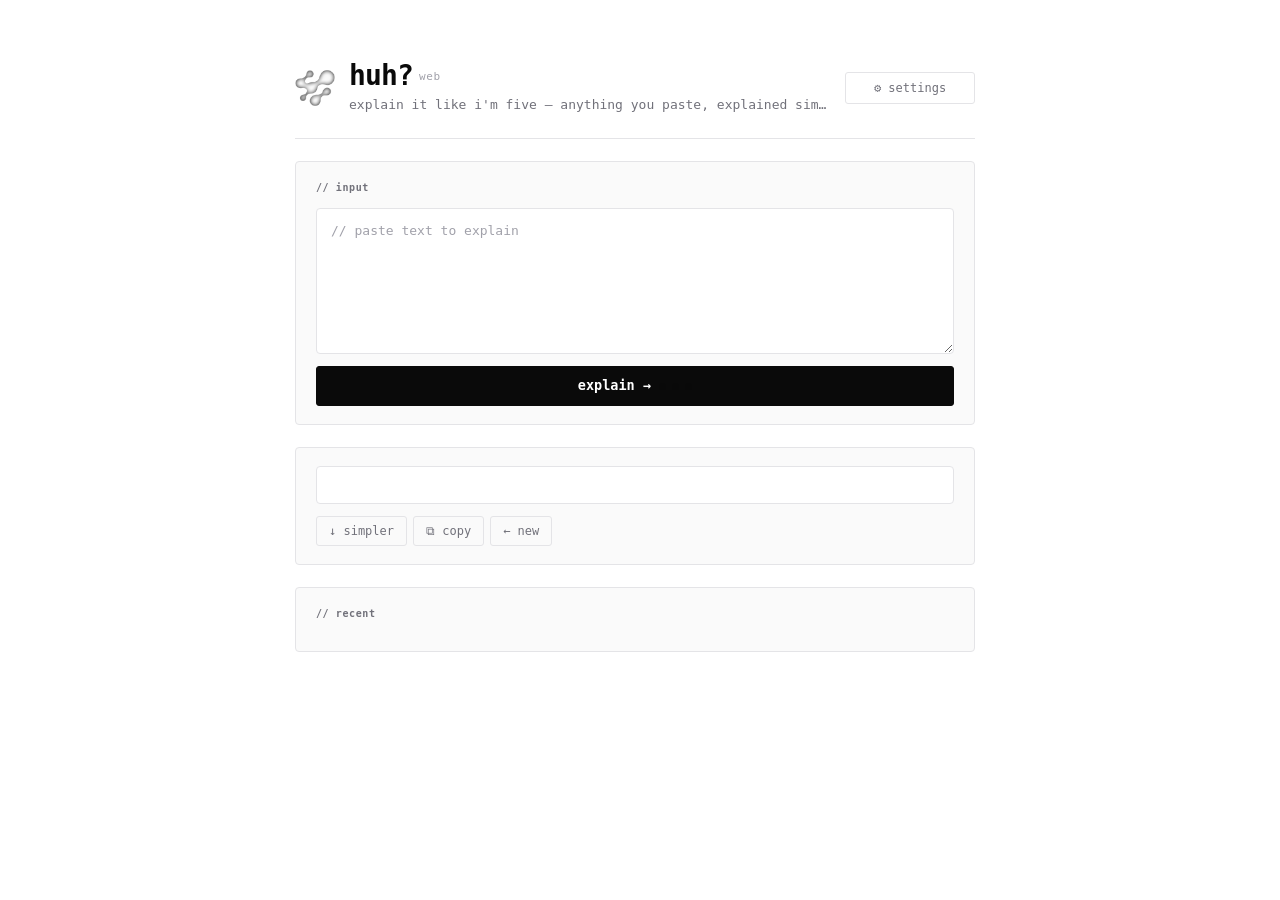
<file: index.html>
<!DOCTYPE html>
<html lang="en" data-surface="page">
<head>
  <meta charset="UTF-8" />
  <meta name="viewport" content="width=device-width, initial-scale=1" />
  <title>huh?</title>
  <meta name="description" content="Paste dense or confusing text — get it back explained simply, like you're five." />
  <link rel="icon" href="/icons/icon16.png" />
  <link rel="stylesheet" href="/src/shared/theme.css" />
  <link rel="stylesheet" href="/src/page/page.css" />
</head>
<body>
  <main class="container">
    <header>
      <div class="brand">
        <img class="logo logo-lg" src="/icons/logo.png" alt="" aria-hidden="true" />
        <div class="brand-text">
          <h1>huh?<span class="surface-tag">web</span></h1>
          <p class="subtitle">explain it like i'm five — anything you paste, explained simply</p>
        </div>
      </div>
      <div class="header-actions">
        <button id="openSettings" class="ghost nav-btn" type="button">⚙ settings</button>
      </div>
    </header>

    <section id="pasteSection" class="card">
      <div class="card-label">// input</div>
      <textarea id="pasteInput" rows="6" placeholder="// paste text to explain"></textarea>
      <button id="explainBtn" class="primary" type="button">
        <span class="btn-label">explain →</span>
        <span class="huh-loading" id="explainLoader" hidden><span></span><span></span><span></span></span>
      </button>
      <p id="inlineError" class="inline-error" hidden></p>
    </section>

    <section id="resultSection" class="card" hidden>
      <div id="result" class="result"></div>
      <div class="actions">
        <button id="simplerBtn" class="ghost" type="button">↓ simpler</button>
        <button id="copyBtn" class="ghost" type="button">⧉ copy</button>
        <button id="backBtn" class="ghost" type="button">← new</button>
        <span id="copyStatus" class="status" aria-live="polite"></span>
      </div>
    </section>

    <section id="historySection" class="card" hidden>
      <div class="section-label">// recent</div>
      <ul id="historyList" class="history"></ul>
    </section>
  </main>
  <script type="module" src="/app.js"></script>
</body>
</html>
</file>
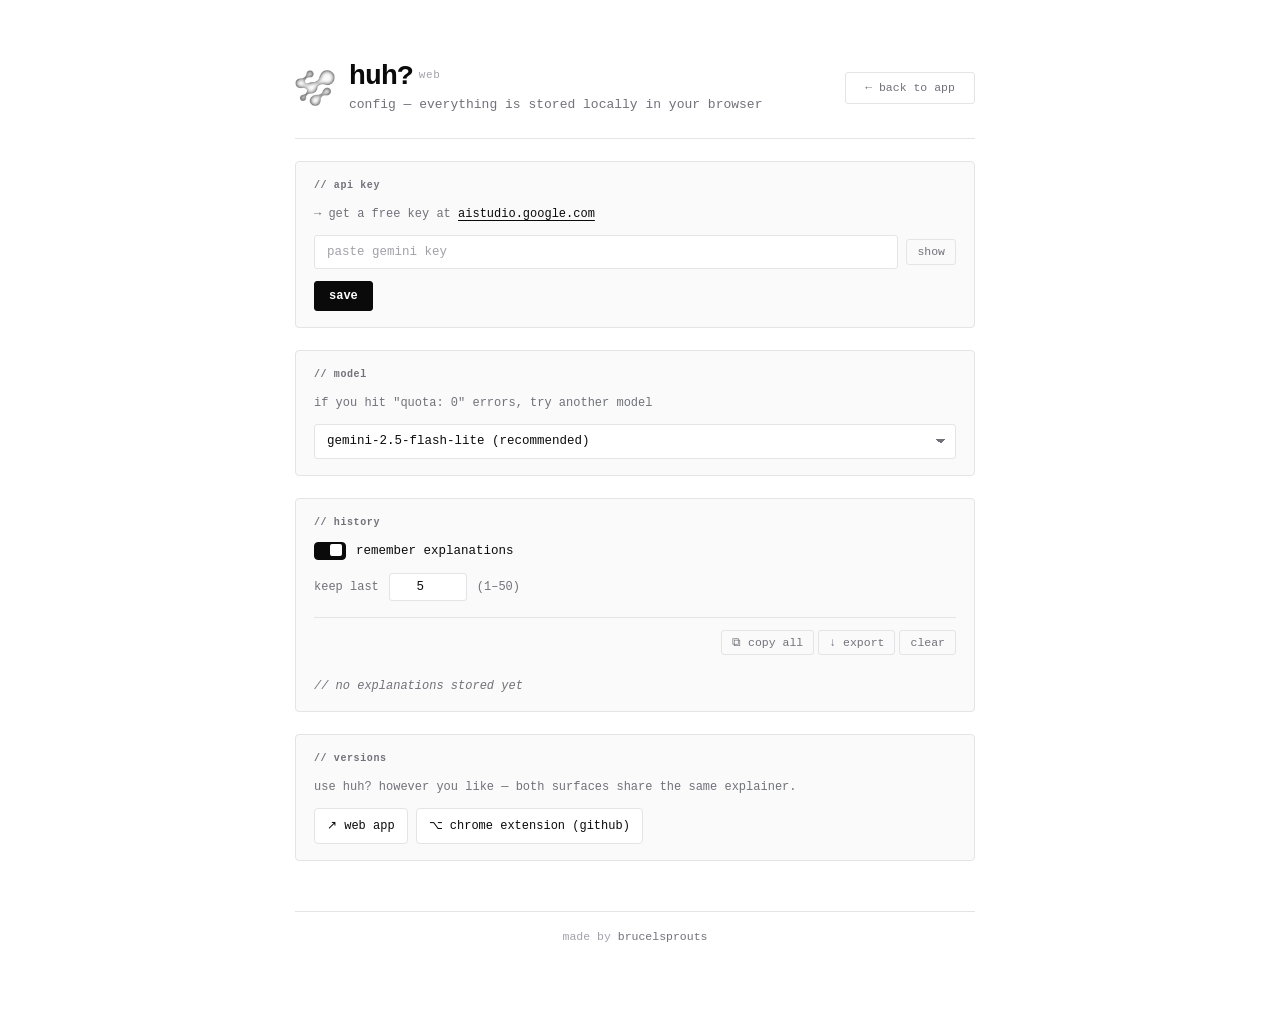
<file: settings.html>
<!DOCTYPE html>
<html lang="en">
<head>
  <meta charset="UTF-8" />
  <meta name="viewport" content="width=device-width, initial-scale=1" />
  <title>huh?</title>
  <link rel="icon" href="/icons/icon16.png" />
  <link rel="stylesheet" href="/src/shared/theme.css" />
  <link rel="stylesheet" href="/src/settings/settings.css" />
</head>
<body>
  <main class="container">
    <header>
      <div class="brand">
        <img class="logo logo-lg" src="/icons/logo.png" alt="" aria-hidden="true" />
        <div class="brand-text">
          <h1>huh?<span class="surface-tag">web</span></h1>
          <p class="subtitle">config &mdash; everything is stored locally in your browser</p>
        </div>
      </div>
      <div class="header-actions">
        <button id="openPage" class="ghost nav-btn" type="button">← back to app</button>
      </div>
    </header>

    <section class="card">
      <div class="card-label">// api key</div>
      <p class="hint">→ get a free key at <a href="https://aistudio.google.com/app/apikey">aistudio.google.com</a></p>
      <div class="row">
        <input id="apiKey" type="password" placeholder="paste gemini key" autocomplete="off" spellcheck="false" />
        <button id="toggleVisibility" type="button" class="ghost">show</button>
      </div>
      <div class="row">
        <button id="save" class="primary" type="button">save</button>
        <span id="status" class="status" aria-live="polite"></span>
      </div>
    </section>

    <section class="card">
      <div class="card-label">// model</div>
      <p class="hint">if you hit "quota: 0" errors, try another model</p>
      <select id="modelSelect" class="select"></select>
    </section>

    <section class="card">
      <div class="card-label">// history</div>
      <label class="switch">
        <input id="historyEnabled" type="checkbox" />
        <span class="switch-track"><span class="switch-thumb"></span></span>
        <span class="switch-label">remember explanations</span>
      </label>
      <div class="row inline-row">
        <label for="historyLimit" class="inline-label">keep last</label>
        <input id="historyLimit" type="number" min="1" max="50" step="1" class="number-input" />
        <span class="inline-label muted">(1&ndash;50)</span>
      </div>

      <div id="historyManager" class="history-manager" hidden>
        <div class="history-toolbar">
          <span class="history-count" id="historyCount"></span>
          <div class="history-toolbar-actions">
            <button id="copyAllHistory" type="button" class="ghost">⧉ copy all</button>
            <button id="exportHistory" type="button" class="ghost">↓ export</button>
            <button id="clearHistory" type="button" class="danger">clear</button>
          </div>
        </div>
        <ul id="historyList" class="history"></ul>
      </div>

      <p id="historyEmpty" class="hint history-empty" hidden>// no explanations stored yet</p>
    </section>

    <section class="card">
      <div class="card-label">// versions</div>
      <p class="hint">use huh? however you like — both surfaces share the same explainer.</p>
      <div class="link-row">
        <a class="link-btn" href="https://huh-extension.vercel.app/" target="_blank" rel="noopener">↗ web app</a>
        <a class="link-btn" href="https://github.com/brucelsprouts/huh-extension" target="_blank" rel="noopener">⌥ chrome extension (github)</a>
      </div>
    </section>

    <footer class="site-footer">
      made by <a href="https://github.com/brucelsprouts" target="_blank" rel="noopener">brucelsprouts</a>
    </footer>
  </main>
  <script type="module" src="/settings.js"></script>
</body>
</html>
</file>
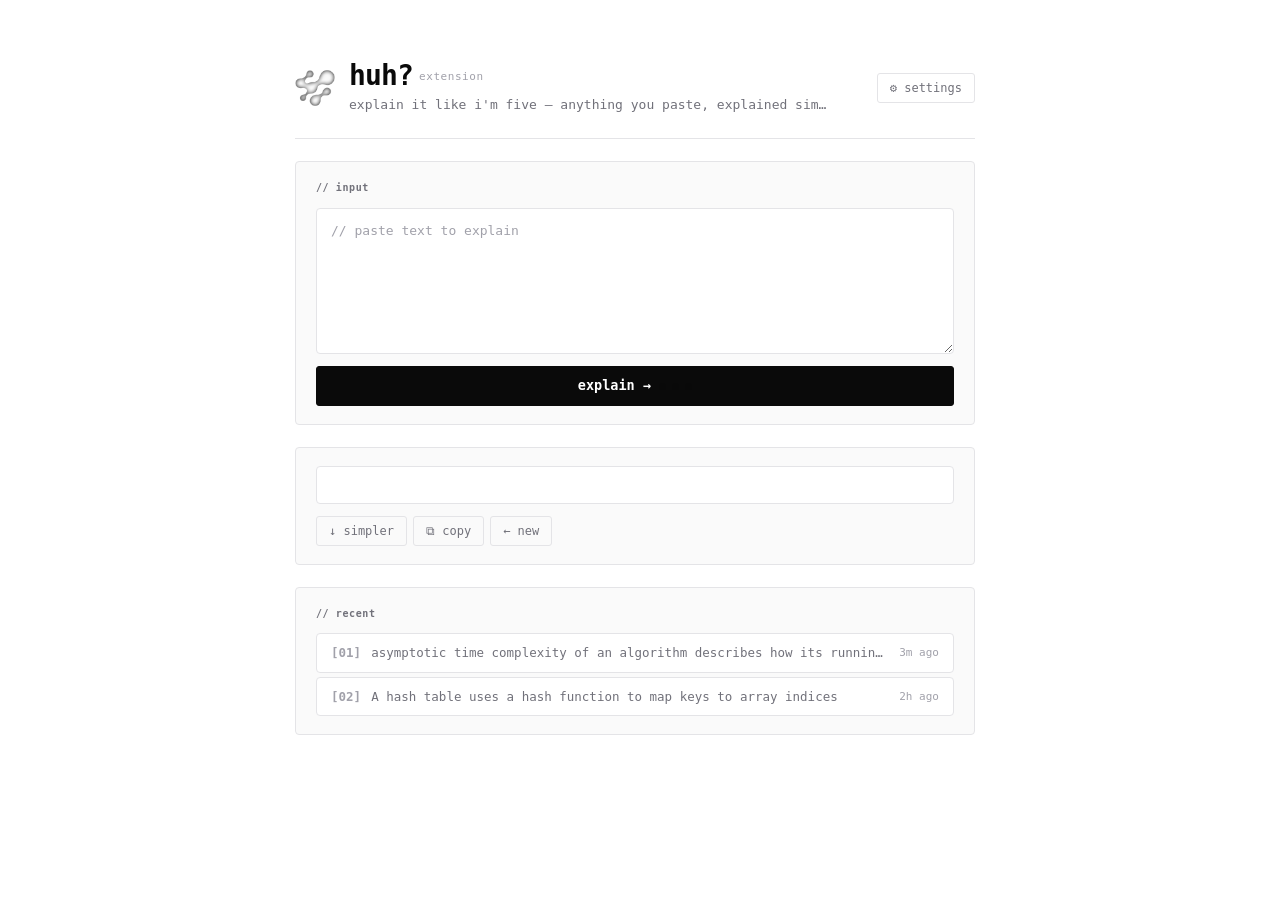
<file: src/page/page.html>
<!DOCTYPE html>
<html lang="en" data-surface="page">
<head>
  <meta charset="UTF-8" />
  <meta name="viewport" content="width=device-width, initial-scale=1" />
  <title>huh?</title>
  <link rel="icon" href="../../icons/icon16.png" />
  <link rel="stylesheet" href="../shared/theme.css" />
  <link rel="stylesheet" href="page.css" />
</head>
<body>
  <main class="container">
    <header>
      <div class="brand">
        <img class="logo logo-lg" src="../../icons/logo.png" alt="" aria-hidden="true" />
        <div class="brand-text">
          <h1>huh?<span class="surface-tag">extension</span></h1>
          <p class="subtitle">explain it like i'm five — anything you paste, explained simply</p>
        </div>
      </div>
      <div class="header-actions">
        <button id="openPage" class="ghost" type="button" hidden>↗ open</button>
        <button id="openSettings" class="ghost" type="button">⚙ settings</button>
      </div>
    </header>

    <section id="pasteSection" class="card">
      <div class="card-label">// input</div>
      <textarea id="pasteInput" rows="6" placeholder="// paste text to explain"></textarea>
      <button id="explainBtn" class="primary" type="button">
        <span class="btn-label">explain →</span>
        <span class="huh-loading" id="explainLoader" hidden><span></span><span></span><span></span></span>
      </button>
      <p id="inlineError" class="inline-error" hidden></p>
    </section>

    <section id="resultSection" class="card" hidden>
      <div id="result" class="result"></div>
      <div class="actions">
        <button id="simplerBtn" class="ghost" type="button">↓ simpler</button>
        <button id="copyBtn" class="ghost" type="button">⧉ copy</button>
        <button id="backBtn" class="ghost" type="button">← new</button>
        <span id="copyStatus" class="status" aria-live="polite"></span>
      </div>
    </section>

    <section id="historySection" class="card" hidden>
      <div class="section-label">// recent</div>
      <ul id="historyList" class="history"></ul>
    </section>
  </main>

  <script src="../dev/chrome-stub.js"></script>
  <script type="module" src="../popup/popup.js"></script>
</body>
</html>
</file>
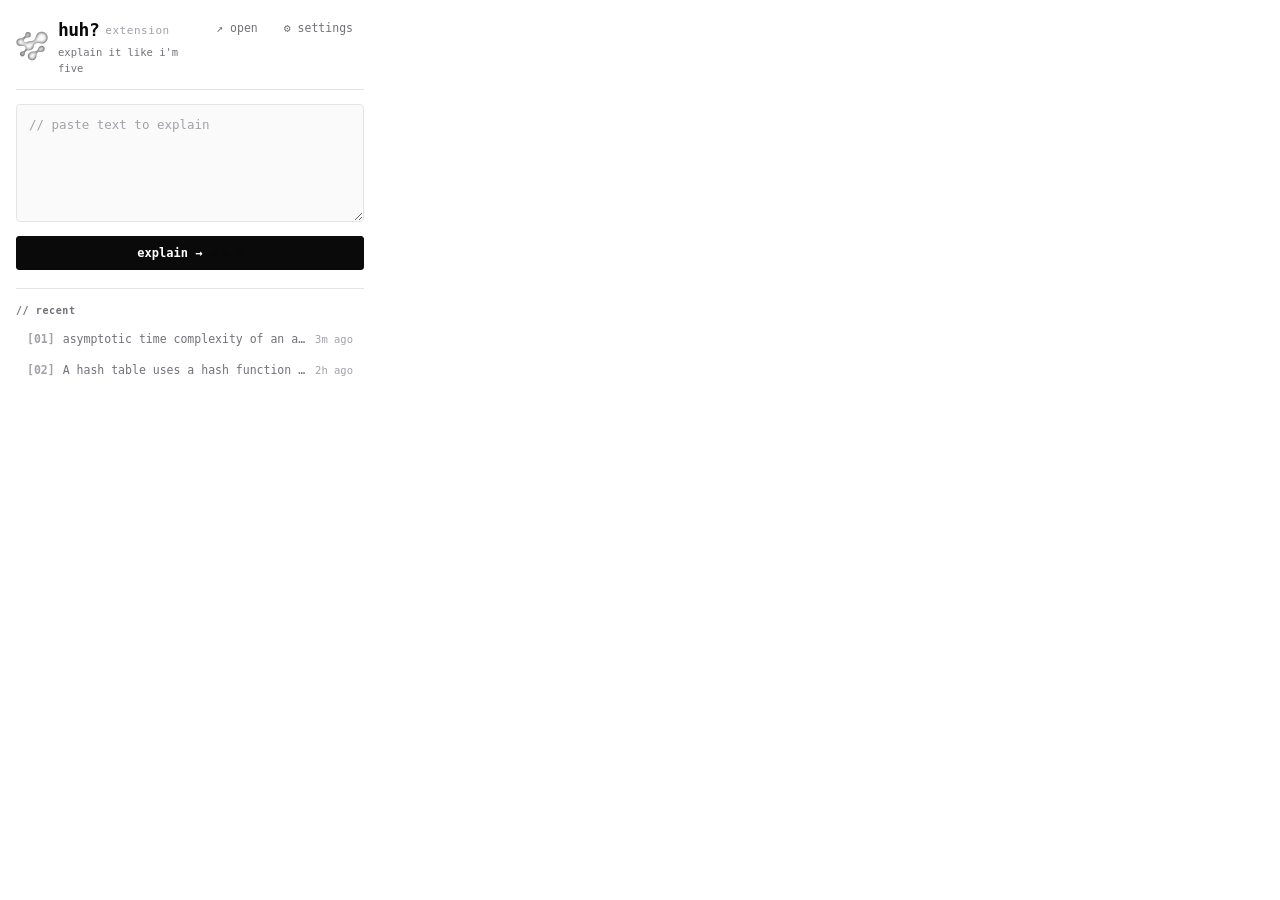
<file: src/popup/popup.html>
<!DOCTYPE html>
<html lang="en">
<head>
  <meta charset="UTF-8" />
  <title>huh?</title>
  <link rel="icon" href="../../icons/icon16.png" />
  <link rel="stylesheet" href="../shared/theme.css" />
  <link rel="stylesheet" href="popup.css" />
</head>
<body>
  <header>
    <div class="brand">
      <img class="logo" src="../../icons/logo.png" alt="" aria-hidden="true" />
      <div class="brand-text">
        <h1>huh?<span class="surface-tag">extension</span></h1>
        <p class="subtitle">explain it like i'm five</p>
      </div>
    </div>
    <div class="header-actions">
      <button id="openPage" class="ghost" type="button" title="open in tab">↗ open</button>
      <button id="openSettings" class="ghost" type="button">⚙ settings</button>
    </div>
  </header>

  <section id="pasteSection">
    <textarea id="pasteInput" rows="5" placeholder="// paste text to explain"></textarea>
    <button id="explainBtn" class="primary" type="button">
      <span class="btn-label">explain →</span>
      <span class="huh-loading" id="explainLoader" hidden><span></span><span></span><span></span></span>
    </button>
    <p id="inlineError" class="inline-error" hidden></p>
  </section>

  <section id="resultSection" hidden>
    <div id="result" class="result"></div>
    <div class="actions">
      <button id="simplerBtn" class="ghost" type="button">↓ simpler</button>
      <button id="copyBtn" class="ghost" type="button">⧉ copy</button>
      <button id="backBtn" class="ghost" type="button">← new</button>
      <span id="copyStatus" class="status" aria-live="polite"></span>
    </div>
  </section>

  <section id="historySection" hidden>
    <div class="section-label">// recent</div>
    <ul id="historyList" class="history"></ul>
  </section>

  <script src="../dev/chrome-stub.js"></script>
  <script type="module" src="popup.js"></script>
</body>
</html>
</file>
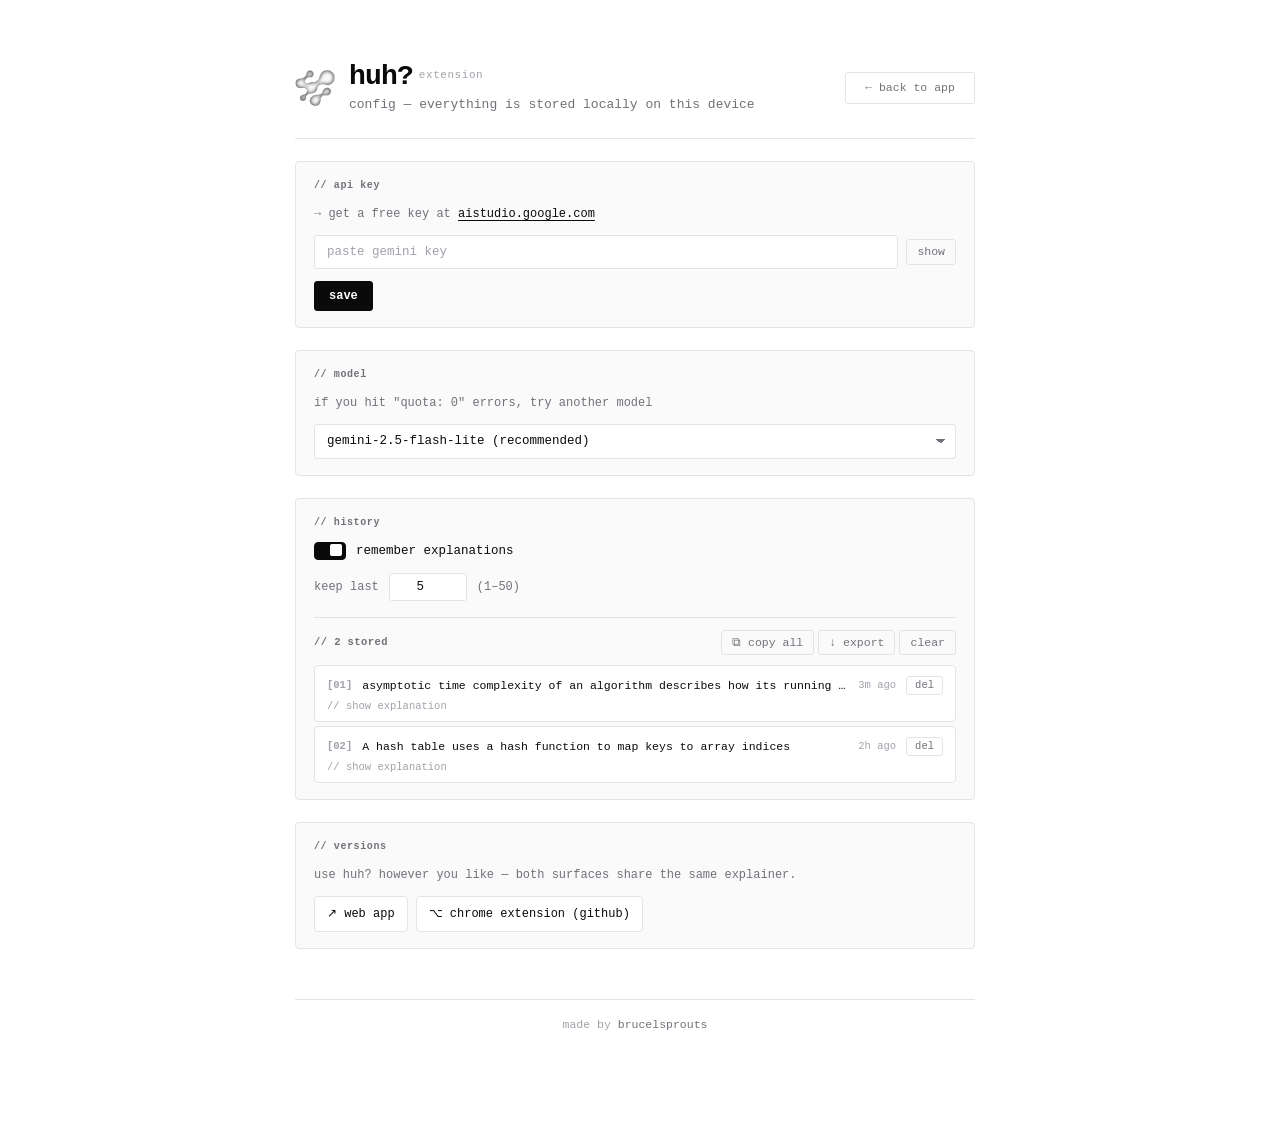
<file: src/settings/settings.html>
<!DOCTYPE html>
<html lang="en">
<head>
  <meta charset="UTF-8" />
  <title>huh?</title>
  <link rel="icon" href="../../icons/icon16.png" />
  <link rel="stylesheet" href="../shared/theme.css" />
  <link rel="stylesheet" href="settings.css" />
</head>
<body>
  <main class="container">
    <header>
      <div class="brand">
        <img class="logo logo-lg" src="../../icons/logo.png" alt="" aria-hidden="true" />
        <div class="brand-text">
          <h1>huh?<span class="surface-tag">extension</span></h1>
          <p class="subtitle">config &mdash; everything is stored locally on this device</p>
        </div>
      </div>
      <div class="header-actions">
        <button id="openPage" class="ghost nav-btn" type="button">← back to app</button>
      </div>
    </header>

    <section class="card">
      <div class="card-label">// api key</div>
      <p class="hint">→ get a free key at <a href="https://aistudio.google.com/app/apikey" target="_blank" rel="noopener">aistudio.google.com</a></p>
      <div class="row">
        <input id="apiKey" type="password" placeholder="paste gemini key" autocomplete="off" spellcheck="false" />
        <button id="toggleVisibility" type="button" class="ghost">show</button>
      </div>
      <div class="row">
        <button id="save" class="primary" type="button">save</button>
        <span id="status" class="status" aria-live="polite"></span>
      </div>
    </section>

    <section class="card">
      <div class="card-label">// model</div>
      <p class="hint">if you hit "quota: 0" errors, try another model</p>
      <select id="modelSelect" class="select"></select>
    </section>

    <section class="card">
      <div class="card-label">// history</div>
      <label class="switch">
        <input id="historyEnabled" type="checkbox" />
        <span class="switch-track"><span class="switch-thumb"></span></span>
        <span class="switch-label">remember explanations</span>
      </label>
      <div class="row inline-row">
        <label for="historyLimit" class="inline-label">keep last</label>
        <input id="historyLimit" type="number" min="1" max="50" step="1" class="number-input" />
        <span class="inline-label muted">(1&ndash;50)</span>
      </div>

      <div id="historyManager" class="history-manager" hidden>
        <div class="history-toolbar">
          <span class="history-count" id="historyCount"></span>
          <div class="history-toolbar-actions">
            <button id="copyAllHistory" type="button" class="ghost">⧉ copy all</button>
            <button id="exportHistory" type="button" class="ghost">↓ export</button>
            <button id="clearHistory" type="button" class="danger">clear</button>
          </div>
        </div>
        <ul id="historyList" class="history"></ul>
      </div>

      <p id="historyEmpty" class="hint history-empty" hidden>// no explanations stored yet</p>
    </section>

    <section class="card">
      <div class="card-label">// versions</div>
      <p class="hint">use huh? however you like — both surfaces share the same explainer.</p>
      <div class="link-row">
        <a class="link-btn" href="https://huh-extension.vercel.app/" target="_blank" rel="noopener">↗ web app</a>
        <a class="link-btn" href="https://github.com/brucelsprouts/huh-extension" target="_blank" rel="noopener">⌥ chrome extension (github)</a>
      </div>
    </section>

    <footer class="site-footer">
      made by <a href="https://github.com/brucelsprouts" target="_blank" rel="noopener">brucelsprouts</a>
    </footer>
  </main>
  <script src="../dev/chrome-stub.js"></script>
  <script type="module" src="settings.js"></script>
</body>
</html>
</file>
<file: src/shared/theme.css>
html { scrollbar-gutter: stable; overflow-y: scroll; }

@view-transition { navigation: auto; }

::view-transition-old(root),
::view-transition-new(root) {
  animation-duration: 180ms;
  animation-timing-function: ease;
}

@media (prefers-reduced-motion: reduce) {
  ::view-transition-old(root),
  ::view-transition-new(root) { animation: none; }
}

:root {
  --huh-bg: #ffffff;
  --huh-surface: #fafafa;
  --huh-surface-2: #f4f4f5;
  --huh-text: #0a0a0a;
  --huh-text-muted: #71717a;
  --huh-text-dim: #a1a1aa;
  --huh-border: #e4e4e7;
  --huh-border-strong: #d4d4d8;
  --huh-danger: #525252;
  --huh-radius: 4px;
  --huh-radius-sm: 3px;
  --huh-shadow: 0 1px 2px rgba(0,0,0,0.04);
  --huh-font-mono: ui-monospace, "JetBrains Mono", "Fira Code", "SF Mono", "Cascadia Code", Menlo, Consolas, monospace;
  --huh-font: var(--huh-font-mono);
}

@media (prefers-color-scheme: dark) {
  :root {
    --huh-bg: #0a0a0a;
    --huh-surface: #111111;
    --huh-surface-2: #18181b;
    --huh-text: #fafafa;
    --huh-text-muted: #a1a1aa;
    --huh-text-dim: #52525b;
    --huh-border: #27272a;
    --huh-border-strong: #3f3f46;
    --huh-danger: #a1a1aa;
    --huh-shadow: 0 1px 2px rgba(0,0,0,0.4);
  }
}

/* Custom scrollbars — rounded thumb on an invisible track */
* { scrollbar-width: thin; scrollbar-color: var(--huh-border-strong) transparent; }
::-webkit-scrollbar { width: 10px; height: 10px; background: transparent; }
::-webkit-scrollbar-track,
::-webkit-scrollbar-track-piece { background: transparent; border: 0; }
::-webkit-scrollbar-thumb {
  background: var(--huh-border-strong);
  border-radius: 999px;
  border: 3px solid transparent;
  background-clip: padding-box;
  min-height: 32px;
}
::-webkit-scrollbar-thumb:hover { background: var(--huh-text-muted); background-clip: padding-box; border: 3px solid transparent; }
::-webkit-scrollbar-corner,
::-webkit-scrollbar-button { background: transparent; display: none; }

/* Logo — image only, no frame */
.logo {
  width: 28px;
  height: 28px;
  object-fit: contain;
  display: inline-block;
  vertical-align: middle;
}
.logo-lg { width: 40px; height: 40px; }

/* Surface tag — small label next to h1 to disambiguate web vs extension */
.surface-tag {
  display: inline-block;
  margin-left: 6px;
  font-size: 11px;
  font-weight: 400;
  color: var(--huh-text-dim);
  vertical-align: middle;
  letter-spacing: 0.05em;
}

/* Equal-size header nav buttons (settings <-> app) */
.nav-btn {
  display: inline-flex;
  align-items: center;
  justify-content: center;
  min-width: 130px;
  height: 32px;
  padding: 0 14px;
  box-sizing: border-box;
  text-decoration: none;
  white-space: nowrap;
  cursor: pointer;
}

/* Loading dots — used during in-flight Gemini calls (web + extension) */
.huh-loading {
  display: inline-flex;
  gap: 6px;
  align-items: center;
}
.huh-loading span {
  width: 7px; height: 7px;
  border-radius: 50%;
  background: var(--huh-text);
  opacity: 0.3;
  animation: huh-blink 1.2s infinite;
}
.huh-loading span:nth-child(2) { animation-delay: 0.15s; }
.huh-loading span:nth-child(3) { animation-delay: 0.3s; }
@keyframes huh-blink {
  0%, 100% { opacity: 0.2; transform: scale(0.9); }
  40% { opacity: 1; transform: scale(1.05); }
}
@media (prefers-reduced-motion: reduce) {
  .huh-loading span { animation: none; opacity: 0.6; }
}

/* Settings footer watermark */
.site-footer {
  margin-top: 28px;
  padding: 16px 0 8px;
  text-align: center;
  font-size: 11.5px;
  color: var(--huh-text-dim);
  border-top: 1px solid var(--huh-border);
}
.site-footer a {
  color: var(--huh-text-muted);
  text-decoration: none;
}
.site-footer a:hover { color: var(--huh-text); }

/* Inline links list of buttons (GitHub / Web) */
.link-row { display: flex; gap: 8px; flex-wrap: wrap; }
.link-btn {
  display: inline-flex;
  align-items: center;
  gap: 6px;
  padding: 8px 12px;
  border: 1px solid var(--huh-border);
  border-radius: var(--huh-radius);
  background: var(--huh-bg);
  color: var(--huh-text);
  font-family: var(--huh-font-mono);
  font-size: 12px;
  text-decoration: none;
  cursor: pointer;
  transition: background 0.12s ease, border-color 0.12s ease;
}
.link-btn:hover { background: var(--huh-surface-2); border-color: var(--huh-border-strong); }

/* Inline error shown under the input/explain button */
.inline-error {
  margin: 12px 0 0;
  padding: 10px 12px;
  font-size: 12.5px;
  line-height: 1.5;
  color: var(--huh-text);
  border: 1px solid var(--huh-border);
  border-left: 2px solid var(--huh-text);
  border-radius: var(--huh-radius);
  background: var(--huh-bg);
  white-space: pre-wrap;
}
.inline-error::before { content: "[!] "; font-weight: 700; }
.inline-error-actions { margin-top: 8px; display: flex; gap: 6px; }
</file>
<file: src/page/page.css>
html, body { background: var(--huh-bg); }
body {
  margin: 0;
  font-family: var(--huh-font-mono);
  color: var(--huh-text);
  font-size: 14px;
  line-height: 1.55;
  padding: 56px 24px 80px;
  min-height: 100vh;
  box-sizing: border-box;
}

.container {
  max-width: 680px;
  margin: 0 auto;
  display: flex;
  flex-direction: column;
  gap: 22px;
}

header {
  display: flex;
  align-items: center;
  justify-content: space-between;
  gap: 16px;
  padding-bottom: 18px;
  border-bottom: 1px solid var(--huh-border);
}
.brand { display: flex; align-items: center; gap: 14px; }
.brand-text { display: flex; flex-direction: column; }
h1 {
  margin: 0;
  font-size: 28px;
  font-weight: 700;
  letter-spacing: -0.03em;
  line-height: 1.05;
}
.subtitle {
  margin: 4px 0 0;
  font-size: 13px;
  color: var(--huh-text-muted);
  font-weight: 400;
  white-space: nowrap;
  overflow: hidden;
  text-overflow: ellipsis;
  max-width: 480px;
}
header { min-height: 64px; }
.header-actions { display: flex; gap: 6px; flex-shrink: 0; }

.card {
  border: 1px solid var(--huh-border);
  border-radius: var(--huh-radius);
  background: var(--huh-surface);
  padding: 18px 20px;
  display: flex;
  flex-direction: column;
  gap: 12px;
}

.card-label {
  font-size: 10px;
  color: var(--huh-text-muted);
  font-weight: 600;
  letter-spacing: 0.06em;
}

textarea {
  width: 100%;
  box-sizing: border-box;
  padding: 12px 14px;
  border: 1px solid var(--huh-border);
  border-radius: var(--huh-radius);
  background: var(--huh-bg);
  color: var(--huh-text);
  font-family: var(--huh-font-mono);
  font-size: 13px;
  line-height: 1.55;
  resize: vertical;
  min-height: 140px;
  transition: border-color 0.12s ease;
}
textarea::placeholder { color: var(--huh-text-dim); }
textarea:focus { outline: none; border-color: var(--huh-text); }

button {
  font-family: var(--huh-font-mono);
  font-size: 13px;
  font-weight: 500;
  border-radius: var(--huh-radius-sm);
  padding: 9px 14px;
  border: 1px solid var(--huh-border);
  background: var(--huh-bg);
  color: var(--huh-text);
  cursor: pointer;
  line-height: 1;
  transition: border-color 0.12s ease, color 0.12s ease, background 0.12s ease;
}
button:hover { border-color: var(--huh-border-strong); }
button:disabled { opacity: 0.35; cursor: not-allowed; }

button.primary {
  background: var(--huh-text);
  color: var(--huh-bg);
  border-color: var(--huh-text);
  width: 100%;
  padding: 12px 14px;
  font-weight: 600;
  font-size: 13.5px;
}
button.primary:hover { opacity: 0.85; }

button.ghost {
  background: transparent;
  border-color: var(--huh-border);
  color: var(--huh-text-muted);
  padding: 8px 12px;
  font-size: 12px;
}
button.ghost:hover {
  color: var(--huh-text);
  border-color: var(--huh-border-strong);
}

.actions {
  display: flex;
  gap: 6px;
  align-items: center;
  flex-wrap: wrap;
}

.result {
  border: 1px solid var(--huh-border);
  border-radius: var(--huh-radius);
  background: var(--huh-bg);
  padding: 18px 22px;
  font-family: ui-sans-serif, system-ui, -apple-system, "Segoe UI", Roboto, sans-serif;
  font-size: 15px;
  line-height: 1.65;
  white-space: pre-wrap;
}

.loading {
  display: flex;
  gap: 8px;
  justify-content: center;
  padding: 36px 0;
}
.loading span {
  width: 8px; height: 8px; border-radius: 50%;
  background: var(--huh-text);
  opacity: 0.35;
  animation: huh-blink 1.4s infinite;
}
.loading span:nth-child(2) { animation-delay: 0.2s; }
.loading span:nth-child(3) { animation-delay: 0.4s; }
@keyframes huh-blink {
  0%, 100% { opacity: 0.2; }
  40%      { opacity: 1; }
}

.error {
  color: var(--huh-text);
  font-size: 13.5px;
  margin: 0;
  line-height: 1.6;
  padding: 12px 14px;
  border: 1px solid var(--huh-border);
  border-left: 2px solid var(--huh-text);
  border-radius: var(--huh-radius);
  background: var(--huh-bg);
}
.error::before { content: "[!] error → "; font-weight: 700; }

.error-details { margin-top: 6px; font-size: 12px; }
.error-details summary {
  cursor: pointer;
  color: var(--huh-text-muted);
  font-family: var(--huh-font-mono);
  padding: 4px 0;
  user-select: none;
}
.error-details summary:hover { color: var(--huh-text); }
.error-details pre {
  margin: 4px 0 0;
  padding: 12px 14px;
  font-family: var(--huh-font-mono);
  font-size: 11.5px;
  line-height: 1.5;
  color: var(--huh-text-muted);
  background: var(--huh-surface-2);
  border: 1px solid var(--huh-border);
  border-radius: var(--huh-radius);
  white-space: pre-wrap;
  word-break: break-word;
  max-height: 220px;
  overflow: auto;
}

.status { color: var(--huh-text); font-size: 12px; margin-left: auto; font-weight: 500; }

.section-label {
  font-size: 10px;
  color: var(--huh-text-muted);
  font-weight: 600;
  letter-spacing: 0.06em;
}

.history {
  list-style: none;
  padding: 0;
  margin: 0;
  display: flex;
  flex-direction: column;
  gap: 4px;
  counter-reset: huh-history;
}
.history li {
  counter-increment: huh-history;
}
.history li button {
  width: 100%;
  text-align: left;
  background: var(--huh-bg);
  border: 1px solid var(--huh-border);
  padding: 10px 14px;
  border-radius: var(--huh-radius);
  font-family: var(--huh-font-mono);
  font-size: 12.5px;
  color: var(--huh-text-muted);
  cursor: pointer;
  display: flex;
  align-items: center;
  gap: 10px;
  line-height: 1.4;
  white-space: nowrap;
  overflow: hidden;
}
.history li button::before {
  content: "[" counter(huh-history, decimal-leading-zero) "]";
  color: var(--huh-text-dim);
  flex-shrink: 0;
  font-weight: 600;
}
.history li button .preview { overflow: hidden; text-overflow: ellipsis; flex: 1; }
.history li button .ts { color: var(--huh-text-dim); font-size: 11px; flex-shrink: 0; }
.history li button:hover {
  color: var(--huh-text);
  border-color: var(--huh-border-strong);
}
</file>
<file: src/settings/settings.css>
html, body { background: var(--huh-bg); }
body {
  color: var(--huh-text);
  font-family: var(--huh-font-mono);
  margin: 0;
  padding: 56px 24px 80px;
  font-size: 13px;
  line-height: 1.5;
  min-height: 100vh;
  box-sizing: border-box;
}

.container {
  max-width: 680px;
  margin: 0 auto;
  display: flex;
  flex-direction: column;
  gap: 22px;
}

header {
  display: flex;
  align-items: center;
  justify-content: space-between;
  gap: 16px;
  padding-bottom: 18px;
  border-bottom: 1px solid var(--huh-border);
}
.brand { display: flex; align-items: center; gap: 14px; }
.brand-text { display: flex; flex-direction: column; }
h1 {
  margin: 0;
  font-size: 28px;
  font-weight: 700;
  letter-spacing: -0.03em;
  line-height: 1.05;
}
.subtitle {
  margin: 4px 0 0;
  font-size: 13px;
  color: var(--huh-text-muted);
  font-weight: 400;
  white-space: nowrap;
  overflow: hidden;
  text-overflow: ellipsis;
  max-width: 480px;
}
header { min-height: 64px; }
.header-actions { display: flex; gap: 6px; flex-shrink: 0; }

.card {
  border: 1px solid var(--huh-border);
  border-radius: var(--huh-radius);
  background: var(--huh-surface);
  padding: 16px 18px;
  display: flex;
  flex-direction: column;
  gap: 12px;
}

.card-label {
  font-size: 10px;
  color: var(--huh-text-muted);
  font-weight: 600;
  letter-spacing: 0.06em;
}

.hint { margin: 0; color: var(--huh-text-muted); font-size: 12px; line-height: 1.5; }
.hint a {
  color: var(--huh-text);
  text-decoration: underline;
  text-underline-offset: 3px;
}
.hint a:hover { text-decoration: none; }
.muted { color: var(--huh-text-dim); }

.row { display: flex; gap: 8px; align-items: center; }
.inline-row { gap: 10px; }
.inline-label { font-size: 12px; color: var(--huh-text-muted); }

input[type="password"], input[type="text"] {
  flex: 1;
  padding: 9px 12px;
  border-radius: var(--huh-radius-sm);
  border: 1px solid var(--huh-border);
  background: var(--huh-bg);
  color: var(--huh-text);
  font-family: var(--huh-font-mono);
  font-size: 12.5px;
  transition: border-color 0.12s ease;
}
input[type="password"]::placeholder, input[type="text"]::placeholder { color: var(--huh-text-dim); }
input[type="password"]:focus, input[type="text"]:focus, .number-input:focus {
  outline: none;
  border-color: var(--huh-text);
}

.number-input {
  width: 60px;
  padding: 6px 8px;
  border-radius: var(--huh-radius-sm);
  border: 1px solid var(--huh-border);
  background: var(--huh-bg);
  color: var(--huh-text);
  font-family: var(--huh-font-mono);
  font-size: 12.5px;
  text-align: center;
  transition: border-color 0.12s ease;
}

.select {
  width: 100%;
  padding: 9px 12px;
  border-radius: var(--huh-radius-sm);
  border: 1px solid var(--huh-border);
  background: var(--huh-bg);
  color: var(--huh-text);
  font-family: var(--huh-font-mono);
  font-size: 12.5px;
  cursor: pointer;
  transition: border-color 0.12s ease;
  appearance: none;
  -webkit-appearance: none;
  background-image: linear-gradient(45deg, transparent 50%, var(--huh-text-muted) 50%),
                    linear-gradient(135deg, var(--huh-text-muted) 50%, transparent 50%);
  background-position: calc(100% - 14px) 50%, calc(100% - 9px) 50%;
  background-size: 5px 5px, 5px 5px;
  background-repeat: no-repeat;
  padding-right: 32px;
}
.select:focus { outline: none; border-color: var(--huh-text); }

button {
  font-family: var(--huh-font-mono);
  font-size: 12px;
  font-weight: 500;
  border-radius: var(--huh-radius-sm);
  padding: 8px 14px;
  border: 1px solid var(--huh-border);
  background: var(--huh-bg);
  color: var(--huh-text);
  cursor: pointer;
  line-height: 1;
  transition: border-color 0.12s ease, color 0.12s ease, background 0.12s ease;
}
button:hover { border-color: var(--huh-border-strong); }

button.primary {
  background: var(--huh-text);
  color: var(--huh-bg);
  border-color: var(--huh-text);
  font-weight: 600;
}
button.primary:hover { opacity: 0.85; border-color: var(--huh-text); }

button.ghost {
  background: transparent;
  border-color: var(--huh-border);
  color: var(--huh-text-muted);
  padding: 6px 10px;
  font-size: 11.5px;
}
button.ghost:hover { color: var(--huh-text); border-color: var(--huh-border-strong); }

button.danger {
  color: var(--huh-text-muted);
  border-color: var(--huh-border);
  background: transparent;
  padding: 6px 10px;
  font-size: 11.5px;
}
button.danger:hover { color: var(--huh-text); border-color: var(--huh-text); }

.switch {
  display: flex;
  gap: 10px;
  align-items: center;
  cursor: pointer;
  user-select: none;
  font-size: 12.5px;
}
.switch input { position: absolute; opacity: 0; pointer-events: none; }
.switch-track {
  position: relative;
  width: 30px;
  height: 16px;
  background: var(--huh-bg);
  border-radius: var(--huh-radius);
  flex-shrink: 0;
  transition: background 0.15s ease, border-color 0.15s ease;
  border: 1px solid var(--huh-border-strong);
}
.switch-thumb {
  position: absolute;
  top: 1px;
  left: 1px;
  width: 12px;
  height: 12px;
  background: var(--huh-text-muted);
  border-radius: 2px;
  transition: transform 0.15s ease, background 0.15s ease;
}
.switch input:checked ~ .switch-track {
  background: var(--huh-text);
  border-color: var(--huh-text);
}
.switch input:checked ~ .switch-track .switch-thumb {
  transform: translateX(14px);
  background: var(--huh-bg);
}
.switch-label { color: var(--huh-text); }

.status {
  color: var(--huh-text);
  font-size: 11px;
  font-weight: 500;
}

/* History manager */
.history-manager {
  margin-top: 4px;
  border-top: 1px solid var(--huh-border);
  padding-top: 12px;
  display: flex;
  flex-direction: column;
  gap: 10px;
}
.history-toolbar {
  display: flex;
  justify-content: space-between;
  align-items: center;
  gap: 8px;
}
.history-count {
  font-size: 10.5px;
  color: var(--huh-text-muted);
  font-weight: 600;
  letter-spacing: 0.04em;
}
.history-toolbar-actions { display: flex; gap: 4px; }

.history {
  list-style: none;
  padding: 0;
  margin: 0;
  display: flex;
  flex-direction: column;
  gap: 4px;
  counter-reset: huh-history;
}
.history li {
  counter-increment: huh-history;
  border: 1px solid var(--huh-border);
  border-radius: var(--huh-radius);
  padding: 10px 12px;
  display: flex;
  flex-direction: column;
  gap: 6px;
  background: var(--huh-bg);
}
.history-row {
  display: flex;
  align-items: center;
  gap: 10px;
}
.history-row .index {
  font-family: var(--huh-font-mono);
  font-size: 10.5px;
  color: var(--huh-text-dim);
  font-weight: 600;
  flex-shrink: 0;
}
.history-row .index::before { content: "[" counter(huh-history, decimal-leading-zero) "]"; }
.history-row .preview {
  flex: 1;
  font-family: var(--huh-font-mono);
  font-size: 11.5px;
  color: var(--huh-text);
  overflow: hidden;
  text-overflow: ellipsis;
  white-space: nowrap;
}
.history-row .ts {
  font-family: var(--huh-font-mono);
  font-size: 10.5px;
  color: var(--huh-text-dim);
  flex-shrink: 0;
}
.history-row .del {
  flex-shrink: 0;
  background: transparent;
  border: 1px solid var(--huh-border);
  color: var(--huh-text-muted);
  padding: 3px 8px;
  font-size: 10.5px;
  border-radius: var(--huh-radius-sm);
  cursor: pointer;
  font-family: var(--huh-font-mono);
  transition: color 0.12s ease, border-color 0.12s ease;
}
.history-row .del:hover {
  color: var(--huh-text);
  border-color: var(--huh-text);
}
.history-expl {
  margin: 0;
  font-family: ui-sans-serif, system-ui, -apple-system, "Segoe UI", Roboto, sans-serif;
  font-size: 12.5px;
  line-height: 1.5;
  color: var(--huh-text-muted);
  white-space: pre-wrap;
  display: none;
}
.history li.expanded .history-expl { display: block; }
.history li.expanded .preview {
  white-space: normal;
  overflow: visible;
  text-overflow: clip;
}
.history li .toggle {
  background: transparent;
  border: none;
  color: var(--huh-text-dim);
  cursor: pointer;
  font-family: var(--huh-font-mono);
  font-size: 10.5px;
  padding: 0;
  align-self: flex-start;
}
.history li .toggle:hover { color: var(--huh-text); }

.history-empty { margin: 0; font-style: italic; }
</file>
<file: src/popup/popup.css>
html, body { background: var(--huh-bg); }
body {
  width: 380px;
  max-height: 580px;
  margin: 0;
  font-family: var(--huh-font-mono);
  color: var(--huh-text);
  padding: 16px;
  box-sizing: border-box;
  font-size: 13px;
  line-height: 1.5;
  overflow-y: auto;
}

header {
  display: flex;
  align-items: flex-start;
  justify-content: space-between;
  gap: 10px;
  margin-bottom: 14px;
  padding-bottom: 12px;
  border-bottom: 1px solid var(--huh-border);
}
.brand { display: flex; align-items: center; gap: 10px; }
.brand .logo { width: 32px; height: 32px; flex-shrink: 0; }
.brand-text { display: flex; flex-direction: column; }

h1 {
  margin: 0;
  font-size: 18px;
  font-weight: 700;
  letter-spacing: -0.03em;
}
.subtitle {
  margin: 2px 0 0;
  font-size: 10.5px;
  color: var(--huh-text-muted);
  font-weight: 400;
}

.header-actions { display: flex; gap: 4px; flex-shrink: 0; }

textarea {
  width: 100%;
  box-sizing: border-box;
  padding: 10px 12px;
  border: 1px solid var(--huh-border);
  border-radius: var(--huh-radius);
  background: var(--huh-surface);
  color: var(--huh-text);
  font-family: var(--huh-font-mono);
  font-size: 12.5px;
  line-height: 1.55;
  resize: vertical;
  min-height: 96px;
  max-height: 280px;
  transition: border-color 0.12s ease;
}
textarea::placeholder { color: var(--huh-text-dim); }
textarea:focus { outline: none; border-color: var(--huh-text); }

button {
  font-family: var(--huh-font-mono);
  font-size: 12px;
  font-weight: 500;
  border-radius: var(--huh-radius-sm);
  padding: 7px 12px;
  border: 1px solid var(--huh-border);
  background: var(--huh-surface);
  color: var(--huh-text);
  cursor: pointer;
  line-height: 1;
  transition: border-color 0.12s ease, color 0.12s ease, background 0.12s ease;
}
button:hover { border-color: var(--huh-border-strong); }
button:disabled { opacity: 0.35; cursor: not-allowed; }

button.primary {
  background: var(--huh-text);
  color: var(--huh-bg);
  border-color: var(--huh-text);
  width: 100%;
  padding: 10px 12px;
  margin-top: 8px;
  font-weight: 600;
}
button.primary:hover { opacity: 0.85; }

button.ghost {
  background: transparent;
  border-color: transparent;
  color: var(--huh-text-muted);
  padding: 6px 10px;
  font-size: 11.5px;
}
button.ghost:hover {
  color: var(--huh-text);
  background: var(--huh-surface);
}

.actions {
  display: flex;
  gap: 2px;
  margin-top: 10px;
  align-items: center;
  flex-wrap: wrap;
}

.result {
  border: 1px solid var(--huh-border);
  border-radius: var(--huh-radius);
  background: var(--huh-surface);
  padding: 14px 16px;
  font-family: ui-sans-serif, system-ui, -apple-system, "Segoe UI", Roboto, sans-serif;
  font-size: 13.5px;
  line-height: 1.6;
  white-space: pre-wrap;
  position: relative;
  max-height: 320px;
  overflow-y: auto;
}

.loading {
  display: flex;
  gap: 6px;
  justify-content: center;
  padding: 28px 0;
}
.loading span {
  width: 6px; height: 6px; border-radius: 50%;
  background: var(--huh-text);
  opacity: 0.35;
  animation: huh-blink 1.4s infinite;
}
.loading span:nth-child(2) { animation-delay: 0.2s; }
.loading span:nth-child(3) { animation-delay: 0.4s; }
@keyframes huh-blink {
  0%, 100% { opacity: 0.2; }
  40%      { opacity: 1; }
}

.error {
  color: var(--huh-text);
  font-size: 12.5px;
  margin: 0;
  line-height: 1.55;
  padding: 10px 12px;
  border: 1px solid var(--huh-border);
  border-left: 2px solid var(--huh-text);
  border-radius: var(--huh-radius);
  background: var(--huh-surface);
}
.error::before {
  content: "[!] error → ";
  color: var(--huh-text);
  font-weight: 700;
}

.error-details { margin-top: 6px; font-size: 11px; }
.error-details summary {
  cursor: pointer;
  color: var(--huh-text-muted);
  font-family: var(--huh-font-mono);
  padding: 4px 0;
  user-select: none;
}
.error-details summary:hover { color: var(--huh-text); }
.error-details pre {
  margin: 4px 0 0;
  padding: 10px 12px;
  font-family: var(--huh-font-mono);
  font-size: 10.5px;
  line-height: 1.45;
  color: var(--huh-text-muted);
  background: var(--huh-surface-2);
  border: 1px solid var(--huh-border);
  border-radius: var(--huh-radius);
  white-space: pre-wrap;
  word-break: break-word;
  max-height: 160px;
  overflow: auto;
}

.status { color: var(--huh-text); font-size: 11px; margin-left: auto; font-weight: 500; }

.section-label {
  font-size: 10px;
  color: var(--huh-text-muted);
  font-weight: 600;
  letter-spacing: 0.06em;
  margin-bottom: 6px;
}

#historySection {
  margin-top: 18px;
  padding-top: 14px;
  border-top: 1px solid var(--huh-border);
}
.history {
  list-style: none;
  padding: 0;
  margin: 0;
  display: flex;
  flex-direction: column;
  gap: 1px;
  counter-reset: huh-history;
}
.history li { counter-increment: huh-history; }
.history li button {
  width: 100%;
  text-align: left;
  background: transparent;
  border: 1px solid transparent;
  padding: 6px 10px;
  border-radius: var(--huh-radius-sm);
  font-family: var(--huh-font-mono);
  font-size: 11.5px;
  color: var(--huh-text-muted);
  cursor: pointer;
  display: flex;
  align-items: center;
  gap: 8px;
  line-height: 1.4;
  white-space: nowrap;
  overflow: hidden;
}
.history li button::before {
  content: "[" counter(huh-history, decimal-leading-zero) "]";
  color: var(--huh-text-dim);
  flex-shrink: 0;
  font-weight: 600;
}
.history li button .preview {
  overflow: hidden;
  text-overflow: ellipsis;
  flex: 1;
}
.history li button .ts {
  color: var(--huh-text-dim);
  font-size: 10.5px;
  flex-shrink: 0;
}
.history li button:hover {
  color: var(--huh-text);
  border-color: var(--huh-border);
}
</file>
